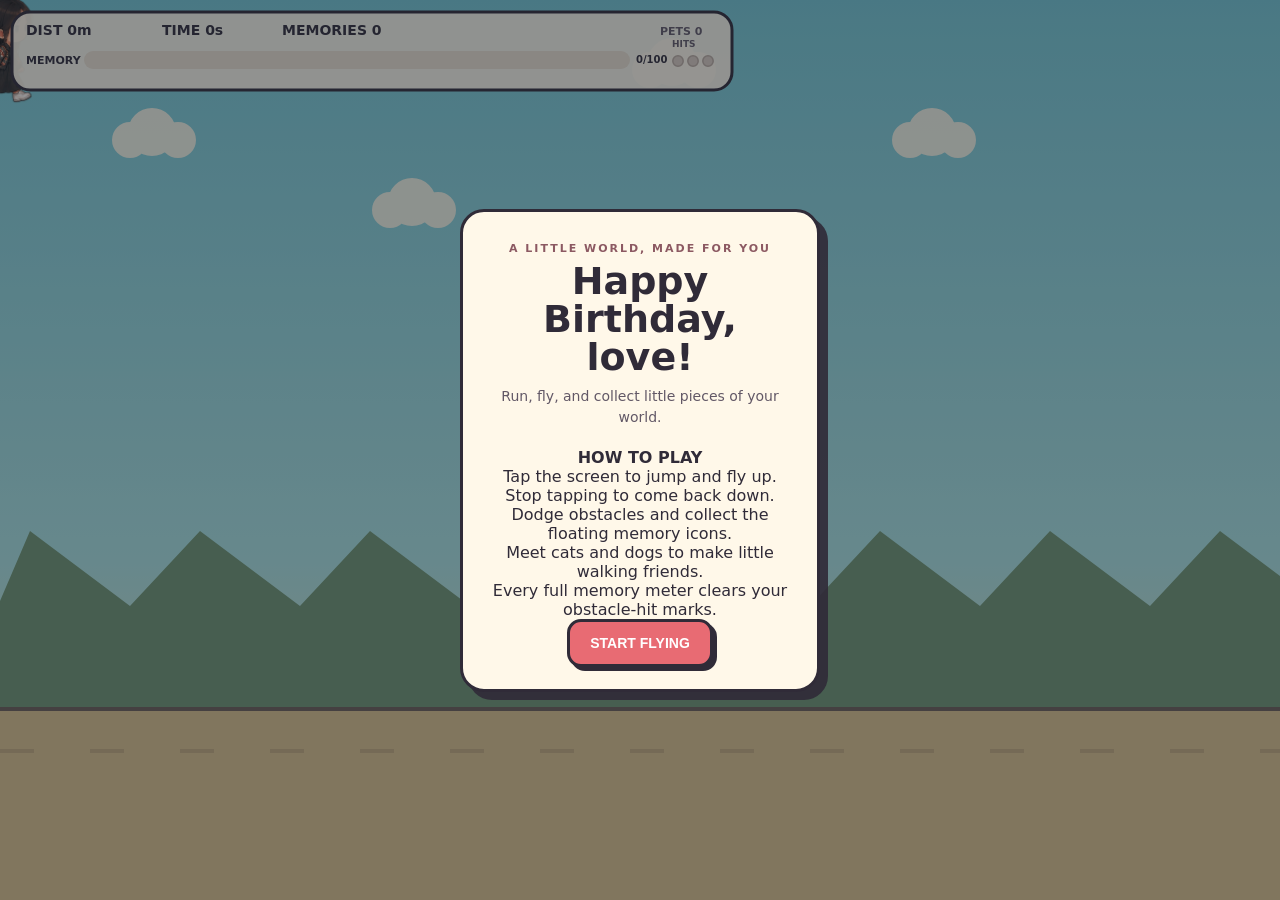
<file: index.html>
<!doctype html>
<html lang="en">
<head>
  <meta charset="UTF-8" />
  <meta name="viewport" content="width=device-width, initial-scale=1.0, viewport-fit=cover, user-scalable=no" />
  <meta name="apple-mobile-web-app-capable" content="yes" />
  <meta name="theme-color" content="#79c8d3" />
  <title>A Little World</title>
  <link rel="stylesheet" href="style.css" />
</head>
<body>
  <main id="game">
    <canvas id="gameCanvas"></canvas>

    <section id="startScreen" class="screen">
      <div class="card intro-card">
        <div class="tiny">A LITTLE WORLD, MADE FOR YOU</div>
        <h1>Happy Birthday, love!</h1>
        <p>Run, fly, and collect little pieces of your world.</p>
        <div class="howto"><strong>HOW TO PLAY</strong><div>Tap the screen to jump and fly up.</div><div>Stop tapping to come back down.</div><div>Dodge obstacles and collect the floating memory icons.</div><div>Meet cats and dogs to make little walking friends.</div><div>Every full memory meter clears your obstacle-hit marks.</div></div>
        <button id="startButton">START FLYING</button>
      </div>
    </section>

    <section id="pauseScreen" class="screen hidden">
     <div class="card memory-card" id="animalEncounterCard">
        <div id="pauseEmoji" class="memory-emoji">♥</div>
        <div id="pauseTitle" class="tiny">MEMORY</div>
        <h2 id="pauseMain">HI BITCH.</h2>
        <p id="pauseSub">A tiny interruption from her very specific little world.</p>
        <button id="resumeButton">KEEP FLYING</button>
      </div>
    </section>

    <section id="gameOverScreen" class="screen hidden">
      <div class="card gift-card">
        <div class="tiny">A LITTLE WORLD, FULL OF YOU</div>
        <h2>Happy Birthday, love!</h2>
        <h2>You did great!! ♥</h2>
        <p id="gameOverSub">Your little adventure stats will appear here.</p>
        <button id="restartButton">FLY AGAIN</button>
      </div>
    </section>

    <section id="giftScreen" class="screen hidden">
      <div class="card gift-card">
        <div class="gift-box">🎁</div>
        <div class="tiny" id="giftTitle">BONUS PRESENT</div>
        <h2 id="giftMain">YOU FILLED HER UP.</h2>
        <p id="giftSub">Another little surprise has appeared.</p>
        <button id="giftContinue">KEEP FLYING</button>
      </div>
    </section>
  </main>

<style>
#mediaMemoryOverlay{position:fixed;inset:0;z-index:50;background:rgba(28,25,24,.78);display:none;align-items:center;justify-content:center;padding:16px}
#mediaMemoryOverlay .mm-card{position:relative;width:min(420px,94vw);max-height:92vh;overflow:auto;background:#fff8ec;border:3px solid #3d302b;border-radius:20px;padding:18px 16px 16px;text-align:center;box-shadow:0 7px 0 #191514;color:#3d302b}
#mediaMemoryOverlay .mm-close{position:absolute;right:9px;top:4px;background:none;border:0;font-size:28px;color:#3d302b}
#mediaMemoryOverlay .mm-kicker{font-size:10px;letter-spacing:.16em;text-transform:uppercase;color:#8c796b;margin:2px 0 5px}
#mediaMemoryOverlay h2{font-size:21px;margin:0 24px 10px}
#mediaMemoryOverlay .mm-stage{min-height:280px;display:flex;align-items:center;justify-content:center}
#mediaMemoryOverlay .mm-polaroid{position:relative;width:min(300px,82vw);padding:9px 9px 37px;background:#fffdf5;box-shadow:0 4px 12px #44332a2b;transform:rotate(-1.4deg)}
#mediaMemoryOverlay .mm-polaroid img,#mediaMemoryOverlay .mm-polaroid video{display:block;width:100%;height:280px;object-fit:contain;background:#eee6dc}
#mediaMemoryOverlay .mm-caption{position:absolute;bottom:9px;left:5px;right:5px;font-family:"Comic Sans MS",cursive;font-size:15px;white-space:nowrap;overflow:hidden;text-overflow:ellipsis}
#mediaMemoryOverlay .mm-notification{width:100%;display:flex;gap:11px;align-items:center;text-align:left;background:#fff;border:1px solid #e7d8c8;border-radius:15px;padding:10px;box-shadow:0 4px 12px #44332a1c}
#mediaMemoryOverlay .mm-notification img,#mediaMemoryOverlay .mm-notification video{width:112px;height:150px;object-fit:cover;border-radius:8px;background:#eee6dc}
#mediaMemoryOverlay .mm-notification strong{display:block;font-size:16px;margin-bottom:5px}
#mediaMemoryOverlay .mm-notification span{font-size:12px;color:#87756a}
#mediaMemoryOverlay .mm-actions{display:flex;justify-content:center;gap:10px;margin-top:12px}
#mediaMemoryOverlay .mm-actions button{border:2px solid #3d302b;border-radius:99px;padding:9px 17px;background:#e7c66e;color:#3d302b;font-weight:750}
#mediaMemoryOverlay .mm-actions .mm-secondary{background:transparent}
#mediaMemoryOverlay .mm-reward{display:none;font-weight:850;font-size:23px;color:#b54f46;margin-top:12px}
@media(max-width:480px){#mediaMemoryOverlay .mm-stage{min-height:225px}#mediaMemoryOverlay .mm-polaroid img,#mediaMemoryOverlay .mm-polaroid video{height:225px}#mediaMemoryOverlay .mm-notification img,#mediaMemoryOverlay .mm-notification video{height:125px;width:94px}}
</style>
<div id="mediaMemoryOverlay" aria-modal="true" role="dialog">
  <section class="mm-card">
    <button class="mm-close" id="mmClose" aria-label="Close">×</button>
    <div class="mm-kicker" id="mmKicker">A little memory</div>
    <h2 id="mmHeading">Our Photos</h2>
    <div class="mm-stage" id="mmStage"></div>
    <div class="mm-reward" id="mmReward">+20 Memory</div>
    <div class="mm-actions"><button class="mm-secondary" id="mmSkip">Skip</button><button id="mmNext">Next</button></div>
  </section>
</div>

  <script src="game.js"></script>
</body>
</html>
</file>
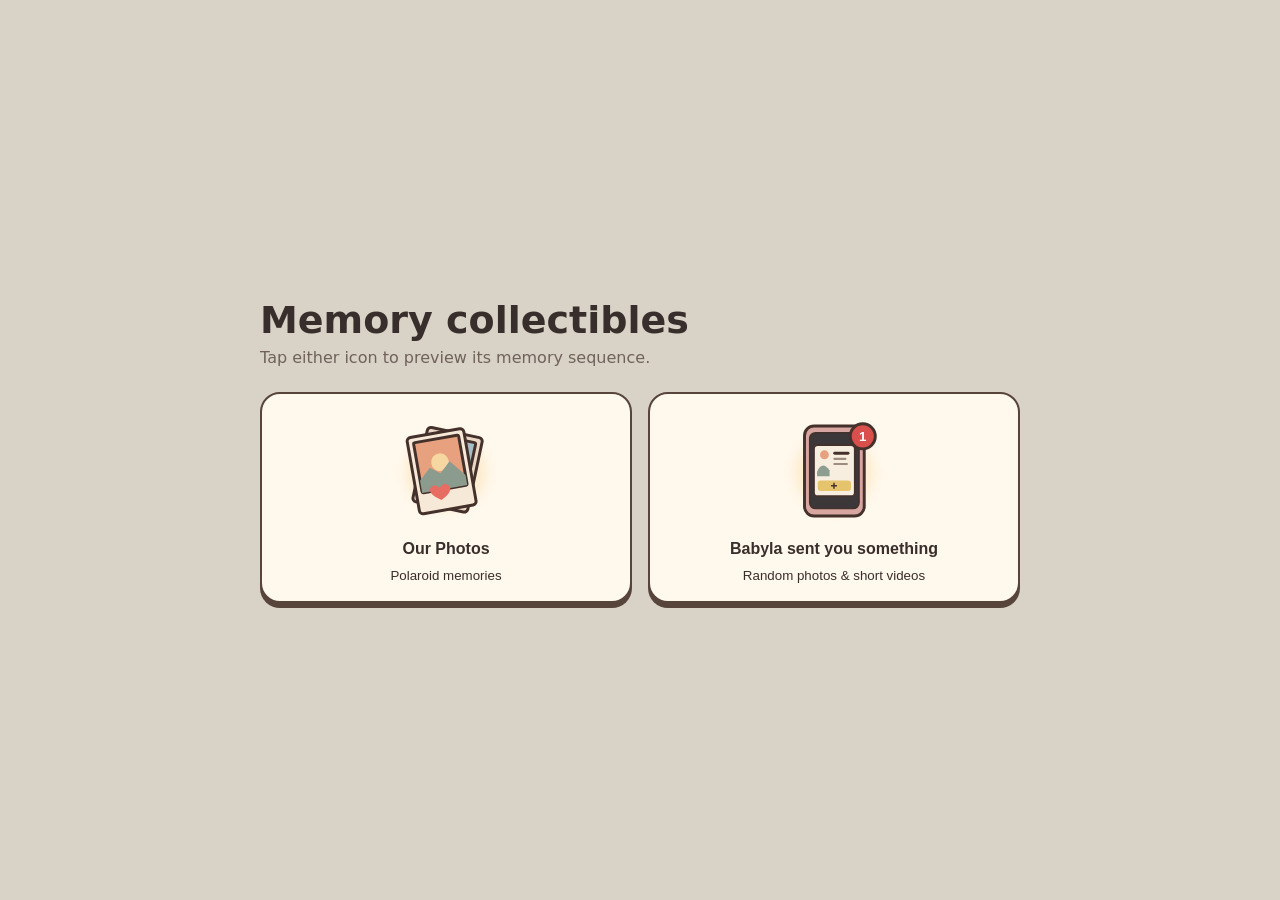
<file: memory-preview.html>
<!doctype html>
<html lang="en"><head><meta charset="utf-8"><meta name="viewport" content="width=device-width,initial-scale=1">
<title>Estai · Memory Collectibles Preview</title>
<style>
:root{--ink:#382e2b;--paper:#fff8ec;--rose:#dca39a;--gold:#edc873;--bg:#d8d2c7}
*{box-sizing:border-box}body{margin:0;min-height:100vh;background:var(--bg);color:var(--ink);font-family:system-ui,-apple-system,sans-serif;display:grid;place-items:center;padding:22px}
main{width:min(760px,100%)}h1{font-size:clamp(24px,5vw,38px);margin:0 0 6px}p{margin:0;color:#70625b}.cards{display:grid;grid-template-columns:repeat(2,minmax(0,1fr));gap:16px;margin-top:25px}
button.collectible{background:var(--paper);border:2px solid #57443b;border-radius:20px;padding:18px;min-height:210px;color:inherit;cursor:pointer;box-shadow:0 5px 0 #57443b;display:flex;align-items:center;justify-content:center;flex-direction:column;gap:10px}
button.collectible img{width:118px;height:118px;object-fit:contain}button.collectible strong{font-size:16px}button.collectible:active{transform:translateY(3px);box-shadow:0 2px 0 #57443b}
#viewer{display:none;position:fixed;inset:0;background:#211d1beF;z-index:3;padding:18px;align-items:center;justify-content:center}
.panel{position:relative;width:min(460px,100%);max-height:92vh;overflow:auto;background:var(--paper);border:3px solid var(--ink);border-radius:20px;padding:18px;text-align:center;box-shadow:0 8px 0 #110f0e}
.close{position:absolute;right:10px;top:8px;border:0;background:transparent;font-size:27px;cursor:pointer;color:var(--ink)}.eyebrow{text-transform:uppercase;letter-spacing:.15em;font-size:11px;color:#86746a;margin:5px 0 10px}
.media-wrap{display:flex;align-items:center;justify-content:center;min-height:280px;margin:8px auto 12px}
.polaroid{background:#fffaf0;padding:10px 10px 35px;border:1px solid #ded3c2;box-shadow:0 5px 12px #4b3c3029;transform:rotate(-1.5deg);width:min(320px,86%);position:relative}
.polaroid img,.polaroid video{width:100%;height:300px;object-fit:contain;background:#eee6da;display:block}.polaroid .caption{position:absolute;bottom:8px;left:5px;right:5px;font-family:"Comic Sans MS",cursive;font-size:16px;white-space:nowrap;overflow:hidden;text-overflow:ellipsis}
.notification-card{background:#fff;border:1px solid #e1d5c8;border-radius:16px;padding:9px;box-shadow:0 4px 12px #4b3c3020;display:flex;gap:10px;align-items:center;text-align:left;width:100%;margin-bottom:12px}
.notification-card img,.notification-card video{width:90px;height:100px;object-fit:cover;border-radius:9px;background:#eee}.notification-card strong{display:block;font-size:15px}.notification-card small{color:#8a7b72}
.controls{display:flex;gap:10px;justify-content:center;margin-top:14px}.controls button{border:2px solid var(--ink);border-radius:999px;padding:10px 17px;background:#e6c46e;font-weight:700;cursor:pointer}.controls .secondary{background:transparent}
#reward{font-weight:800;font-size:21px;color:#a84d43;margin-top:10px;display:none}
@media(max-width:480px){.cards{gap:10px}.cards button{padding:10px;min-height:175px}.cards img{width:95px!important;height:95px!important}.media-wrap{min-height:230px}.polaroid img,.polaroid video{height:245px}}
</style></head><body><main>
<h1>Memory collectibles</h1><p>Tap either icon to preview its memory sequence.</p>
<div class="cards">
<button class="collectible" id="photoBtn"><img src="assets/icons/photo_polaroid.svg"><strong>Our Photos</strong><span>Polaroid memories</span></button>
<button class="collectible" id="notifBtn"><img src="assets/icons/phone_notification.svg"><strong>Babyla sent you something</strong><span>Random photos & short videos</span></button>
</div></main>
<div id="viewer"><section class="panel"><button class="close" id="close" aria-label="Close">×</button><div class="eyebrow" id="eyebrow">A little memory</div><h2 id="heading">Our Photos</h2><div class="media-wrap" id="media"></div><div id="date"></div><div id="reward">+20 Memory</div><div class="controls"><button class="secondary" id="skip">Skip</button><button id="next">Next</button></div></section></div>
<script>
let pol=[],notif=[],sequence=[],index=0,mode="photo",timer=null;
const $=id=>document.getElementById(id);
async function init(){[pol,notif]=await Promise.all([fetch("assets/polaroid_sequence.json").then(r=>r.json()),fetch("assets/notification_sequence.json").then(r=>r.json())]);}
function shuffle(a){return [...a].sort(()=>Math.random()-.5)}
function open(modeName){mode=modeName;index=0;sequence=shuffle(mode==="photo"?pol:notif).slice(0,mode==="photo"?4:3);$("viewer").style.display="flex";$("reward").style.display="none";$("next").textContent="Next";show();}
function show(){clearTimeout(timer);const item=sequence[index];$("media").innerHTML="";$("date").textContent="";$("eyebrow").textContent=mode==="photo"?"A photo from your camera roll":"A notification from Babyla";$("heading").textContent=mode==="photo"?"Our Photos":"She sent you this";
const wrap=document.createElement("div");wrap.className=mode==="photo"?"polaroid":"notification-card";
let el;if(item.type==="video"){el=document.createElement("video");el.src=item.src;el.controls=true;el.playsInline=true;el.autoplay=true;el.muted=true;}else{el=document.createElement("img");el.src=item.src;el.alt=item.caption||"Memory";}
if(mode==="photo"){wrap.appendChild(el);let cap=document.createElement("div");cap.className="caption";cap.textContent=item.caption||"A little moment";wrap.appendChild(cap);}
else{wrap.appendChild(el);let info=document.createElement("div");info.innerHTML="<strong>Babyla</strong><small>"+(item.type==="video"?"sent you a video":"sent you a photo")+(item.date?" · "+item.date:"")+"</small>";wrap.appendChild(info);}
$("media").appendChild(wrap);if(mode==="photo"&&item.date)$("date").textContent=item.date;
$("next").textContent=index===sequence.length-1?"Finish":"Next";
if(item.type==="video"){el.addEventListener("ended",()=>advance(true),{once:true});timer=setTimeout(()=>advance(true),3800);}else{timer=setTimeout(()=>advance(true),mode==="photo"?1900:2100);}
}
function advance(auto=false){clearTimeout(timer);if(index<sequence.length-1){index++;show();}else{$("media").innerHTML="";$("date").textContent="";$("reward").style.display="block";$("heading").textContent="Memory saved";$("eyebrow").textContent="";$("next").textContent="Close";}}
$("photoBtn").onclick=()=>open("photo");$("notifBtn").onclick=()=>open("notif");$("next").onclick=()=>{if($("reward").style.display==="block")close();else advance();};$("skip").onclick=()=>advance();function close(){clearTimeout(timer);$("viewer").style.display="none";$("media").innerHTML="";} $("close").onclick=close;$("viewer").addEventListener("click",e=>{if(e.target===$("viewer"))close()});init();
</script></body></html>
</file>
<file: style.css>
* { box-sizing: border-box; -webkit-tap-highlight-color: transparent; }
html, body { margin:0; width:100%; height:100%; overflow:hidden; background:#79c8d3; }
body { position:fixed; inset:0; font-family: system-ui, -apple-system, BlinkMacSystemFont, "Segoe UI", sans-serif; touch-action:none; }
#game { position:fixed; inset:0; width:100vw; height:100vh; overflow:hidden; background:#79c8d3; }
#gameCanvas { position:absolute; inset:0; width:100%; height:100%; display:block; touch-action:none; }
.screen { position:fixed; inset:0; display:flex; align-items:center; justify-content:center; padding:22px; background:rgba(25,31,42,.46); z-index:1000; pointer-events:auto; }
.hidden { display:none !important; }
.card { width:min(360px, 90vw); padding:24px 22px 22px; text-align:center; border-radius:24px; background:#fff8e9; border:3px solid #302b38; box-shadow:8px 8px 0 rgba(48,43,56,.9); color:#302b38; }
.intro-card { padding-top:30px; }
.tiny { font-size:11px; font-weight:900; letter-spacing:2px; color:#8c5962; }
h1 { margin:7px 0 8px; font-size:38px; line-height:1; }
h2 { margin:8px 0 10px; font-size:24px; line-height:1.15; }
p { margin:10px 0 20px; line-height:1.5; font-size:14px; color:#625866; }
button { border:3px solid #302b38; border-radius:14px; padding:13px 20px; background:#e86b73; color:white; font-weight:900; font-size:14px; box-shadow:4px 4px 0 #302b38; touch-action:manipulation; }
button:active { transform:translate(3px,3px); box-shadow:1px 1px 0 #302b38; }
.memory-emoji { font-size:44px; line-height:1; margin-bottom:8px; }
.gift-box { font-size:72px; line-height:1; margin-bottom:6px; }
@media (max-width:600px) {
  .screen { padding:16px; }
  .card { width:min(340px, 92vw); padding:20px 18px; }
  h1 { font-size:32px; }
  h2 { font-size:21px; }
}

/* Brief, image-only cat/dog encounter. Keep it low in the scene near the road. */
#pauseScreen.animal-encounter-screen {
  align-items: flex-end;
  justify-content: center;
  padding: 0 12px 7vh;
  background: transparent;
}

#animalEncounterCard.animal-encounter-mode {
  display: block;
  width: auto;
  max-width: 94vw;
  padding: 0;
  margin: 0;
  background: transparent !important;
  box-shadow: none !important;
  border: 0 !important;
  border-radius: 0;
  color: transparent;
}

#animalEncounterCard.animal-encounter-mode #pauseEmoji,
#animalEncounterCard.animal-encounter-mode #pauseTitle,
#animalEncounterCard.animal-encounter-mode #pauseMain,
#animalEncounterCard.animal-encounter-mode #pauseSub,
#animalEncounterCard.animal-encounter-mode #resumeButton {
  display: none !important;
}

#animalEncounterImage {
  display: block;
  width: auto;
  max-width: min(92vw, 520px);
  max-height: 48vh;
  object-fit: contain;
  object-position: center bottom;
  margin: 0 auto;
}

@media (max-height: 600px) {
  #animalEncounterCard.animal-encounter-mode #animalEncounterImage {
    max-height: 42vh;
  }
}
</file>
